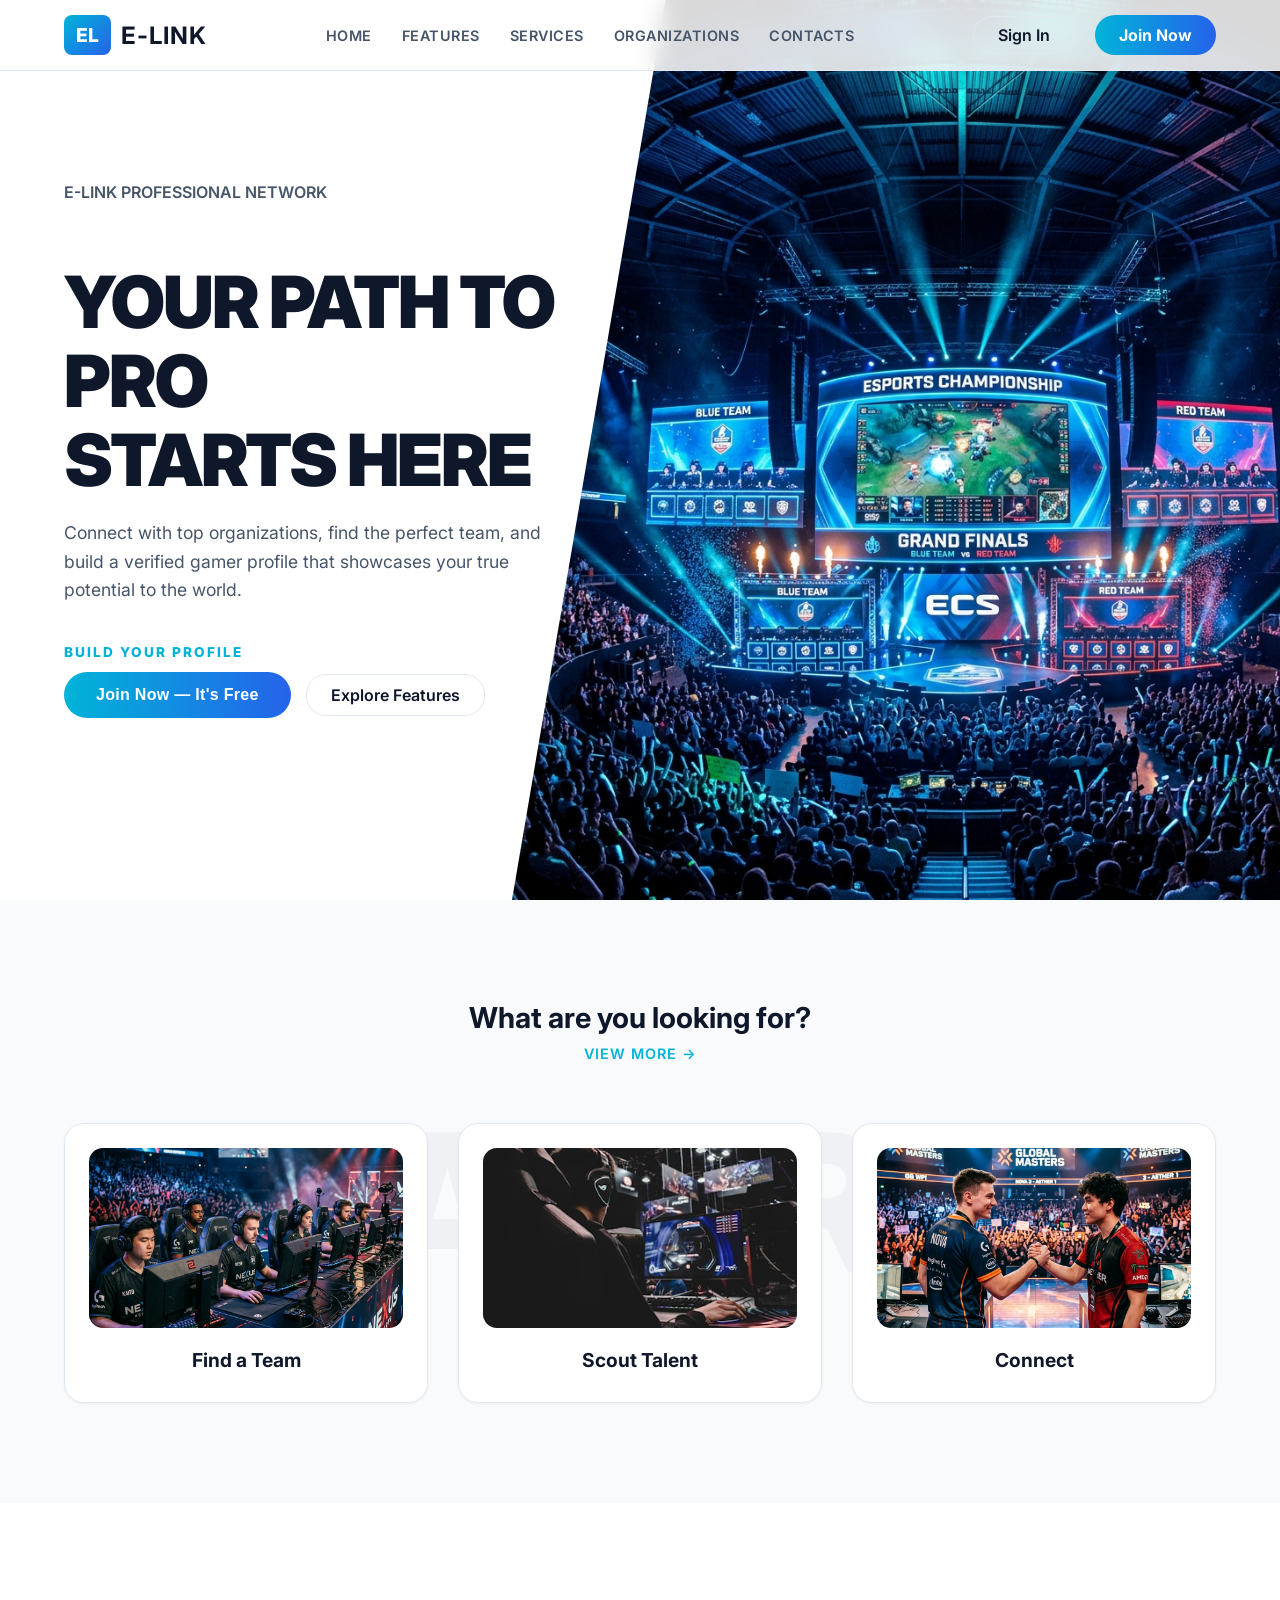
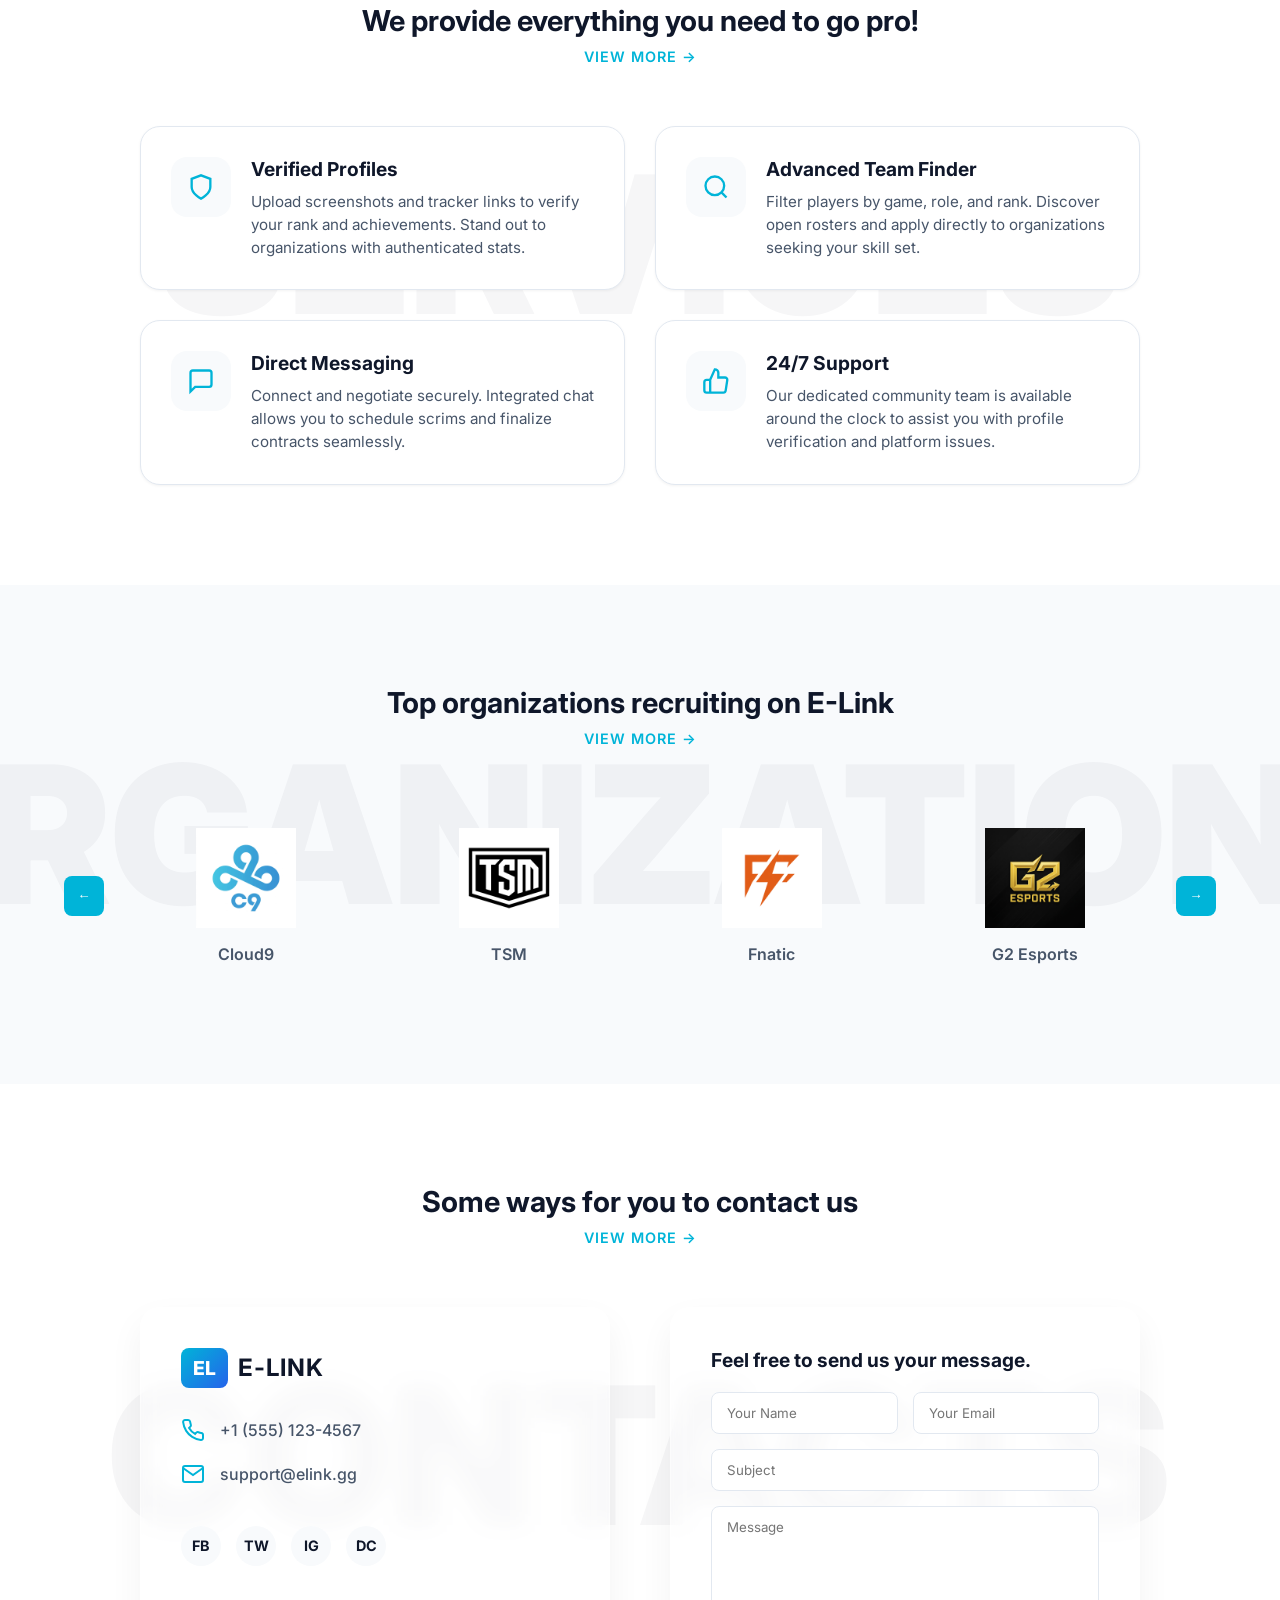
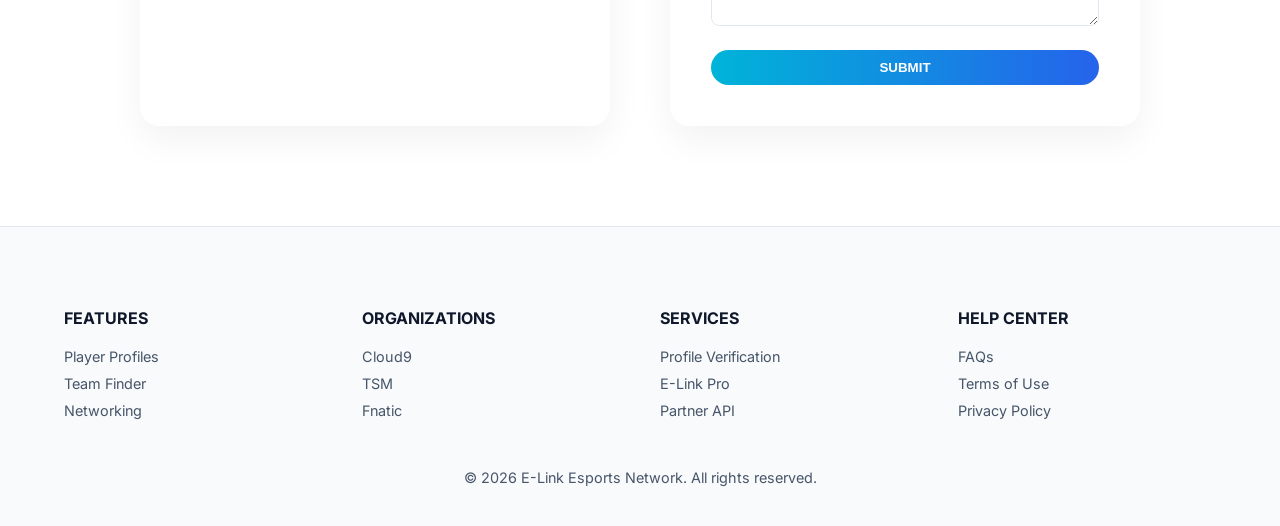
<file: index.html>
<!DOCTYPE html>
<html lang="en">

<head>
    <meta charset="UTF-8">
    <meta name="viewport" content="width=device-width, initial-scale=1.0">
    <title>E-Link | Your Path to Pro</title>
    <link rel="stylesheet" href="css/landing.css">
</head>

<body>

    <!-- Background Decoration -->
    <div class="bg-mesh"></div>

    <!-- Navigation -->
    <nav class="landing-nav">
        <a href="index.html" class="nav-brand">
            <div class="logo-box">EL</div>
            <span class="logo-text">E-LINK</span>
        </a>

        <div class="nav-links">
            <a href="index.html" class="nav-link">Home</a>
            <a href="#features" class="nav-link">Features</a>
            <a href="#services" class="nav-link">Services</a>
            <a href="#orgs" class="nav-link">Organizations</a>
            <a href="#contacts" class="nav-link">Contacts</a>
            <hr class="mobile-only-link"
                style="width: 100%; border: none; border-top: 1px solid var(--border-subtle); margin: 10px 0;">
            <a href="app.html?view=login" class="nav-link mobile-only-link">Sign In</a>
            <a href="app.html?view=register" class="nav-link mobile-only-link" style="color: var(--accent);">Join
                Now</a>
        </div>

        <div class="nav-actions">
            <a href="app.html?view=login" class="btn-login">Sign In</a>
            <a href="app.html?view=register" class="btn-primary">Join Now</a>
        </div>

        <button class="mobile-menu-btn">
            <svg width="24" height="24" viewBox="0 0 24 24" fill="none" stroke="currentColor" stroke-width="2">
                <line x1="3" y1="12" x2="21" y2="12"></line>
                <line x1="3" y1="6" x2="21" y2="6"></line>
                <line x1="3" y1="18" x2="21" y2="18"></line>
            </svg>
        </button>
    </nav>

    <!-- Hero Section -->
    <section class="hero" id="home">
        <div class="hero-content">
            <span class="hero-tag">E-LINK PROFESSIONAL NETWORK</span>
            <h1>YOUR PATH TO PRO<br>STARTS HERE</h1>
            <p class="hero-subtitle">Connect with top organizations, find the perfect team, and build a verified gamer
                profile that showcases your true potential to the world.</p>
            <div class="hero-cta">
                <span class="hero-free-label">BUILD YOUR PROFILE</span>
                <div class="hero-cta-buttons">
                    <button class="btn-primary" onclick="window.location.href='app.html?view=register'">Join Now — It's
                        Free</button>
                    <a href="#features" class="btn-secondary">Explore Features</a>
                </div>
            </div>
        </div>

        <div class="hero-bg-image">
            <img src="assets/hero_bg.png" alt="Esports Arena Background">
        </div>
    </section>

    <!-- Features Section -->
    <section class="features-section" id="features">
        <div class="section-watermark">FEATURES</div>
        <div class="section-header">
            <h2>What are you looking for?</h2>
            <a href="#">view more &rarr;</a>
        </div>

        <div class="features-grid">
            <a href="#" class="feature-card">
                <div class="feature-photo-wrap">
                    <img src="assets/feature_find_team.png" alt="Find a Team" class="feature-photo">
                </div>
                <h3>Find a Team</h3>
            </a>
            <a href="#" class="feature-card">
                <div class="feature-photo-wrap">
                    <img src="assets/feature_scout_talent.jpg" alt="Scout Talent" class="feature-photo">
                </div>
                <h3>Scout Talent</h3>
            </a>
            <a href="#" class="feature-card">
                <div class="feature-photo-wrap">
                    <img src="assets/feature_connect.png" alt="Connect" class="feature-photo">
                </div>
                <h3>Connect</h3>
            </a>
        </div>
    </section>

    <!-- Services Section -->
    <section class="services-section" id="services">
        <div class="section-watermark">SERVICES</div>
        <div class="section-header">
            <h2>We provide everything you need to go pro!</h2>
            <a href="#">view more &rarr;</a>
        </div>

        <div class="services-grid">
            <div class="service-card">
                <div class="service-icon">
                    <svg width="28" height="28" viewBox="0 0 24 24" fill="none" stroke="currentColor" stroke-width="2">
                        <path d="M12 22s8-4 8-10V5l-8-3-8 3v7c0 6 8 10 8 10z"></path>
                    </svg>
                </div>
                <div>
                    <h3>Verified Profiles</h3>
                    <p>Upload screenshots and tracker links to verify your rank and achievements. Stand out to
                        organizations with authenticated stats.</p>
                </div>
            </div>
            <div class="service-card">
                <div class="service-icon">
                    <svg width="28" height="28" viewBox="0 0 24 24" fill="none" stroke="currentColor" stroke-width="2">
                        <circle cx="11" cy="11" r="8"></circle>
                        <line x1="21" y1="21" x2="16.65" y2="16.65"></line>
                    </svg>
                </div>
                <div>
                    <h3>Advanced Team Finder</h3>
                    <p>Filter players by game, role, and rank. Discover open rosters and apply directly to organizations
                        seeking your skill set.</p>
                </div>
            </div>
            <div class="service-card">
                <div class="service-icon">
                    <svg width="28" height="28" viewBox="0 0 24 24" fill="none" stroke="currentColor" stroke-width="2">
                        <path d="M21 15a2 2 0 0 1-2 2H7l-4 4V5a2 2 0 0 1 2-2h14a2 2 0 0 1 2 2z"></path>
                    </svg>
                </div>
                <div>
                    <h3>Direct Messaging</h3>
                    <p>Connect and negotiate securely. Integrated chat allows you to schedule scrims and finalize
                        contracts seamlessly.</p>
                </div>
            </div>
            <div class="service-card">
                <div class="service-icon">
                    <svg width="28" height="28" viewBox="0 0 24 24" fill="none" stroke="currentColor" stroke-width="2">
                        <path
                            d="M14 9V5a3 3 0 0 0-3-3l-4 9v11h11.28a2 2 0 0 0 2-1.7l1.38-9a2 2 0 0 0-2-2.3zM7 22H4a2 2 0 0 1-2-2v-7a2 2 0 0 1 2-2h3">
                        </path>
                    </svg>
                </div>
                <div>
                    <h3>24/7 Support</h3>
                    <p>Our dedicated community team is available around the clock to assist you with profile
                        verification and platform issues.</p>
                </div>
            </div>
        </div>
    </section>

    <!-- Organizations Section -->
    <section class="orgs-section" id="orgs">
        <div class="section-watermark">ORGANIZATIONS</div>
        <div class="section-header">
            <h2>Top organizations recruiting on E-Link</h2>
            <a href="#">view more &rarr;</a>
        </div>

        <div class="orgs-container">
            <button class="org-arrow">&larr;</button>
            <div class="org-grid">
                <div class="org-card">
                    <img class="org-logo-img" src="assets/logo_cloud9.png" alt="Cloud9 logo">
                    <h4>Cloud9</h4>
                </div>
                <div class="org-card">
                    <img class="org-logo-img" src="assets/logo_tsm.png" alt="TSM logo">
                    <h4>TSM</h4>
                </div>
                <div class="org-card">
                    <img class="org-logo-img" src="assets/logo_fnatic.png" alt="Fnatic logo">
                    <h4>Fnatic</h4>
                </div>
                <div class="org-card">
                    <img class="org-logo-img" src="assets/logo_g2.png" alt="G2 Esports logo">
                    <h4>G2 Esports</h4>
                </div>
            </div>
            <button class="org-arrow">&rarr;</button>
        </div>
    </section>

    <!-- Contacts Section -->
    <section class="contacts-section" id="contacts">
        <div class="section-watermark">CONTACTS</div>
        <div class="section-header">
            <h2>Some ways for you to contact us</h2>
            <a href="#">view more &rarr;</a>
        </div>

        <div class="contacts-grid">
            <div class="contact-info">
                <div class="contact-brand">
                    <div class="logo-box">EL</div>
                    <span class="logo-text">E-LINK</span>
                </div>

                <div class="contact-methods">
                    <div class="contact-method">
                        <svg width="24" height="24" viewBox="0 0 24 24" fill="none" stroke="currentColor"
                            stroke-width="2">
                            <path
                                d="M22 16.92v3a2 2 0 0 1-2.18 2 19.79 19.79 0 0 1-8.63-3.07 19.5 19.5 0 0 1-6-6 19.79 19.79 0 0 1-3.07-8.67A2 2 0 0 1 4.11 2h3a2 2 0 0 1 2 1.72 12.84 12.84 0 0 0 .7 2.81 2 2 0 0 1-.45 2.11L8.09 9.91a16 16 0 0 0 6 6l1.27-1.27a2 2 0 0 1 2.11-.45 12.84 12.84 0 0 0 2.81.7A2 2 0 0 1 22 16.92z">
                            </path>
                        </svg>
                        +1 (555) 123-4567
                    </div>
                    <div class="contact-method">
                        <svg width="24" height="24" viewBox="0 0 24 24" fill="none" stroke="currentColor"
                            stroke-width="2">
                            <path d="M4 4h16c1.1 0 2 .9 2 2v12c0 1.1-.9 2-2 2H4c-1.1 0-2-.9-2-2V6c0-1.1.9-2 2-2z">
                            </path>
                            <polyline points="22,6 12,13 2,6"></polyline>
                        </svg>
                        support@elink.gg
                    </div>
                </div>

                <div class="social-links">
                    <a href="#" class="social-link">FB</a>
                    <a href="#" class="social-link">TW</a>
                    <a href="#" class="social-link">IG</a>
                    <a href="#" class="social-link">DC</a>
                </div>
            </div>

            <div class="contact-form">
                <h3 class="form-title">Feel free to send us your message.</h3>
                <div class="input-row">
                    <input type="text" class="contact-input" placeholder="Your Name">
                    <input type="email" class="contact-input" placeholder="Your Email">
                </div>
                <input type="text" class="contact-input" placeholder="Subject" style="margin-bottom: 15px;">
                <textarea class="contact-textarea" placeholder="Message"></textarea>
                <button class="btn-primary" style="width: 100%;">SUBMIT</button>
            </div>
        </div>
    </section>

    <!-- Footer -->
    <footer>
        <div class="footer-grid">
            <div class="footer-col">
                <h4>FEATURES</h4>
                <a href="#">Player Profiles</a>
                <a href="#">Team Finder</a>
                <a href="#">Networking</a>
            </div>
            <div class="footer-col">
                <h4>ORGANIZATIONS</h4>
                <a href="#">Cloud9</a>
                <a href="#">TSM</a>
                <a href="#">Fnatic</a>
            </div>
            <div class="footer-col">
                <h4>SERVICES</h4>
                <a href="#">Profile Verification</a>
                <a href="#">E-Link Pro</a>
                <a href="#">Partner API</a>
            </div>
            <div class="footer-col">
                <h4>HELP CENTER</h4>
                <a href="#">FAQs</a>
                <a href="#">Terms of Use</a>
                <a href="#">Privacy Policy</a>
            </div>
        </div>
        <div style="text-align: center; margin-top: 40px; color: var(--text-muted); font-size: 0.9rem;">
            &copy; 2026 E-Link Esports Network. All rights reserved.
        </div>
    </footer>

    <script src="js/landing.js"></script>
</body>

</html>
</file>
<file: css/landing.css>
/* Landing Page Specific Styles */
@import url('https://fonts.googleapis.com/css2?family=Inter:wght@400;500;600;700;800;900&display=swap');

:root {
    --bg-main: #ffffff;
    --bg-alt: #f8fafc;
    --bg-card: #ffffff;
    --bg-glass: rgba(255, 255, 255, 0.8);
    --accent: #00B4D8;
    --accent-glow: rgba(0, 180, 216, 0.4);
    --accent-blue: #2563EB;
    --text-main: #0f172a;
    --text-muted: #475569;
    --text-faint: rgba(15, 23, 42, 0.04);
    --border-subtle: #e2e8f0;
    --shadow-sm: 0 1px 3px rgba(0, 0, 0, 0.05);
    --shadow-md: 0 4px 6px -1px rgba(0, 0, 0, 0.05), 0 2px 4px -1px rgba(0, 0, 0, 0.03);
    --shadow-lg: 0 10px 15px -3px rgba(0, 0, 0, 0.05), 0 4px 6px -2px rgba(0, 0, 0, 0.025);
}

body,
html {
    margin: 0;
    padding: 0;
    font-family: 'Inter', sans-serif;
    background-color: var(--bg-main);
    color: var(--text-main);
    overflow-x: hidden;
    scroll-behavior: smooth;
}

/* Background Mesh/Gradient */
.bg-mesh {
    position: fixed;
    top: 0;
    left: 0;
    width: 100vw;
    height: 100vh;
    z-index: -1;
    background-color: var(--bg-main);
    background-image:
        radial-gradient(circle at 15% 50%, rgba(0, 180, 216, 0.05), transparent 40%),
        radial-gradient(circle at 85% 30%, rgba(37, 99, 235, 0.05), transparent 40%),
        linear-gradient(rgba(0, 0, 0, 0.02) 1px, transparent 1px),
        linear-gradient(90deg, rgba(0, 0, 0, 0.02) 1px, transparent 1px);
    background-size: 100% 100%, 100% 100%, 40px 40px, 40px 40px;
}

/* Navbar */
.landing-nav {
    position: fixed;
    top: 0;
    width: 100%;
    padding: 15px 5%;
    display: flex;
    justify-content: space-between;
    align-items: center;
    z-index: 1000;
    transition: all 0.3s ease;
    box-sizing: border-box;
    background: rgba(255, 255, 255, 0.85);
    backdrop-filter: blur(12px);
    -webkit-backdrop-filter: blur(12px);
    border-bottom: 1px solid var(--border-subtle);
}

.landing-nav.scrolled {
    background: rgba(255, 255, 255, 0.98);
    box-shadow: var(--shadow-sm);
    padding: 15px 5%;
}

.nav-brand {
    display: flex;
    align-items: center;
    gap: 10px;
    text-decoration: none;
    color: var(--text-main);
}

.logo-box {
    background: linear-gradient(135deg, var(--accent), var(--accent-blue));
    color: #fff;
    font-weight: 800;
    padding: 8px 12px;
    border-radius: 8px;
    font-size: 1.2rem;
}

.logo-text {
    font-weight: 700;
    font-size: 1.5rem;
    letter-spacing: 1px;
}

.nav-links {
    display: flex;
    gap: 30px;
    align-items: center;
}

.nav-link {
    color: var(--text-muted);
    text-decoration: none;
    font-weight: 600;
    font-size: 0.9rem;
    text-transform: uppercase;
    letter-spacing: 0.5px;
    transition: color 0.2s;
}

.nav-link:hover {
    color: var(--accent);
}

.mobile-only-link {
    display: none;
}

.nav-actions {
    display: flex;
    align-items: center;
}

.mobile-menu-btn {
    display: none;
    background: transparent;
    border: none;
    color: var(--text-main);
    cursor: pointer;
    padding: 8px;
    z-index: 1001;
}

.btn-login {
    color: var(--text-main);
    text-decoration: none;
    font-weight: 600;
    margin-right: 20px;
    padding: 8px 24px;
    border: 1px solid var(--border-subtle);
    border-radius: 20px;
    transition: all 0.2s;
}

.btn-login:hover {
    border-color: var(--text-main);
    background: rgba(0, 0, 0, 0.02);
}

.btn-primary {
    background: linear-gradient(90deg, var(--accent), var(--accent-blue));
    color: #fff;
    padding: 10px 24px;
    border-radius: 20px;
    font-weight: 700;
    text-decoration: none;
    transition: transform 0.2s, box-shadow 0.2s;
    border: none;
    cursor: pointer;
    display: inline-block;
    text-align: center;
}

.btn-primary:hover {
    transform: translateY(-2px);
    box-shadow: 0 4px 20px var(--accent-glow);
}

.btn-secondary {
    padding: 10px 24px;
    border-radius: 20px;
    font-weight: 600;
    text-decoration: none;
    color: var(--text-main);
    border: 1px solid var(--border-subtle);
    background: transparent;
    transition: all 0.2s;
    display: inline-block;
}

.btn-secondary:hover {
    background: rgba(0, 0, 0, 0.03);
    border-color: var(--text-muted);
}

/* Sections Common */
section {
    padding: 100px 5%;
    position: relative;
    z-index: 2;
    overflow: hidden;
}

.section-watermark {
    position: absolute;
    top: 50%;
    left: 50%;
    transform: translate(-50%, -50%);
    font-size: 15vw;
    font-weight: 900;
    color: var(--text-faint);
    z-index: -1;
    pointer-events: none;
    white-space: nowrap;
    line-height: 1;
}

.section-header {
    text-align: center;
    margin-bottom: 60px;
    position: relative;
}

.section-header h2 {
    font-size: 1.8rem;
    font-weight: 700;
    color: var(--text-main);
    margin: 0;
}

.section-header p,
.section-header a {
    color: var(--accent);
    font-weight: 600;
    font-size: 0.9rem;
    text-transform: uppercase;
    letter-spacing: 1px;
    margin-top: 10px;
    text-decoration: none;
    display: inline-flex;
    align-items: center;
    gap: 5px;
}

/* Hero Section */
.hero {
    min-height: 100vh;
    display: flex;
    align-items: center;
    padding-top: 100px;
    box-sizing: border-box;
    position: relative;
    /* Required for absolute background */
}

.hero-content {
    flex: 0 0 45%;
    max-width: 650px;
    z-index: 2;
    animation: fadeUp 1s cubic-bezier(0.16, 1, 0.3, 1) forwards;
    padding-right: 40px;
}

.hero-tag {
    font-size: 1rem;
    font-weight: 600;
    color: var(--text-muted);
    margin-bottom: 10px;
    display: block;
}

.hero h1 {
    font-size: 4.5rem;
    font-weight: 900;
    line-height: 1.1;
    margin-bottom: 20px;
    color: var(--text-main);
    letter-spacing: -2px;
}

.hero-subtitle {
    font-size: 1.1rem;
    color: var(--text-muted);
    margin-bottom: 40px;
    line-height: 1.6;
    max-width: 500px;
}

.hero-free-label {
    display: inline-block;
    font-size: 0.85rem;
    font-weight: 800;
    letter-spacing: 2px;
    text-transform: uppercase;
    color: var(--accent);
    margin-bottom: 12px;
}

.hero-cta {
    display: flex;
    flex-direction: column;
    align-items: flex-start;
    gap: 0;
}

.hero-cta-buttons {
    display: flex;
    gap: 15px;
    align-items: center;
}

.hero-cta-buttons .btn-primary {
    font-size: 1rem;
    padding: 14px 32px;
    border-radius: 50px;
    font-weight: 700;
    letter-spacing: 0.3px;
}

/* Big Split-Screen Background */
.hero-bg-image {
    position: absolute;
    top: 0;
    right: 0;
    width: 60%;
    height: 100%;
    z-index: 1;
    overflow: hidden;
    clip-path: polygon(20% 0, 100% 0, 100% 100%, 0% 100%);
    box-shadow: inset 10px 0 20px rgba(0, 0, 0, 0.1);
}

.hero-bg-image img {
    width: 100%;
    height: 100%;
    object-fit: cover;
    object-position: center left;
}

/* Features (Products) Section */
.features-section {
    background-color: var(--bg-alt);
}

.features-grid {
    display: grid;
    grid-template-columns: repeat(3, 1fr);
    gap: 30px;
    max-width: 1200px;
    margin: 0 auto;
}

.feature-card {
    background: var(--bg-card);
    border: 1px solid var(--border-subtle);
    border-radius: 20px;
    padding: 24px 24px 30px;
    text-align: center;
    transition: all 0.3s ease;
    box-shadow: var(--shadow-sm);
    text-decoration: none;
    color: var(--text-main);
    display: flex;
    flex-direction: column;
    align-items: center;
    opacity: 0;
    transform: translateY(30px);
    overflow: hidden;
}

.feature-card.visible {
    animation: fadeUp 0.8s cubic-bezier(0.16, 1, 0.3, 1) forwards;
}

.feature-card:hover {
    transform: translateY(-5px);
    box-shadow: var(--shadow-md);
    border-color: var(--accent);
}

.feature-photo-wrap {
    width: 100%;
    height: 180px;
    border-radius: 14px;
    overflow: hidden;
    margin-bottom: 20px;
    background: #e2e8f0;
}

.feature-photo {
    width: 100%;
    height: 100%;
    object-fit: cover;
    object-position: center;
    transition: transform 0.4s ease;
    display: block;
}

.feature-card:hover .feature-photo {
    transform: scale(1.06);
}

.feature-card h3 {
    font-size: 1.2rem;
    margin: 0;
    font-weight: 700;
}

/* Services Section */
.services-section {
    background-color: var(--bg-main);
}

.services-grid {
    display: grid;
    grid-template-columns: repeat(2, 1fr);
    gap: 30px;
    max-width: 1000px;
    margin: 0 auto;
}

.service-card {
    background: var(--bg-card);
    border: 1px solid var(--border-subtle);
    border-radius: 20px;
    padding: 30px;
    display: flex;
    align-items: flex-start;
    gap: 20px;
    box-shadow: var(--shadow-sm);
    transition: all 0.3s ease;
    opacity: 0;
    transform: translateY(30px);
}

.service-card.visible {
    animation: fadeUp 0.8s cubic-bezier(0.16, 1, 0.3, 1) forwards;
}

.service-card:hover {
    box-shadow: var(--shadow-md);
}

.service-icon {
    width: 60px;
    height: 60px;
    background: var(--bg-alt);
    border-radius: 16px;
    display: flex;
    align-items: center;
    justify-content: center;
    color: var(--accent);
    flex-shrink: 0;
}

.service-card h3 {
    margin: 0 0 10px 0;
    font-size: 1.2rem;
}

.service-card p {
    margin: 0;
    color: var(--text-muted);
    font-size: 0.95rem;
    line-height: 1.5;
}

/* Organizations (Members) Section */
.orgs-section {
    background-color: var(--bg-alt);
}

.orgs-container {
    display: flex;
    align-items: center;
    justify-content: center;
    gap: 20px;
    max-width: 1200px;
    margin: 0 auto;
}

.org-arrow {
    width: 40px;
    height: 40px;
    border-radius: 8px;
    background: var(--accent);
    color: #fff;
    display: flex;
    align-items: center;
    justify-content: center;
    cursor: pointer;
    border: none;
    transition: opacity 0.2s;
}

.org-arrow:hover {
    opacity: 0.8;
}

.org-grid {
    display: grid;
    grid-template-columns: repeat(4, 1fr);
    gap: 20px;
    flex: 1;
}

.org-card {
    background: transparent;
    border: none;
    border-radius: 0;
    padding: 20px 15px;
    text-align: center;
    box-shadow: none;
    transition: transform 0.3s ease;
    opacity: 0;
    transform: translateY(30px);
    display: flex;
    flex-direction: column;
    align-items: center;
    gap: 16px;
}

.org-card.visible {
    animation: fadeUp 0.8s cubic-bezier(0.16, 1, 0.3, 1) forwards;
}

.org-card:hover {
    transform: translateY(-6px);
}

/* Real logo images — no box wrapper */
.org-logo-img {
    width: 100px;
    height: 100px;
    object-fit: contain;
    object-position: center;
    display: block;
    margin: 0 auto;
    filter: grayscale(20%);
    transition: filter 0.3s ease, transform 0.3s ease;
}

.org-card:hover .org-logo-img {
    filter: grayscale(0%) drop-shadow(0 4px 12px rgba(0, 180, 216, 0.3));
    transform: scale(1.08);
}

.org-card h4 {
    margin: 0;
    font-size: 1rem;
    font-weight: 600;
    color: var(--text-muted);
}

/* Contacts Section */
.contacts-section {
    background-color: var(--bg-main);
}

.contacts-grid {
    display: grid;
    grid-template-columns: 1fr 1fr;
    gap: 60px;
    max-width: 1000px;
    margin: 0 auto;
}

.contact-info {
    padding: 40px;
    background: rgba(255, 255, 255, 0.4);
    backdrop-filter: blur(10px);
    -webkit-backdrop-filter: blur(10px);
    border-radius: 20px;
    border: 1px solid rgba(255, 255, 255, 0.5);
    box-shadow: 0 15px 35px rgba(0,0,0,0.05);
}

.contact-brand {
    display: flex;
    align-items: center;
    gap: 10px;
    margin-bottom: 30px;
}

.contact-methods {
    display: flex;
    flex-direction: column;
    gap: 20px;
    margin-bottom: 40px;
}

.contact-method {
    display: flex;
    align-items: center;
    gap: 15px;
    color: var(--text-muted);
    font-weight: 500;
}

.contact-method svg {
    color: var(--accent);
}

.social-links {
    display: flex;
    gap: 15px;
}

.social-link {
    width: 40px;
    height: 40px;
    border-radius: 50%;
    background: var(--bg-alt);
    display: flex;
    align-items: center;
    justify-content: center;
    color: var(--text-main);
    transition: all 0.2s;
    text-decoration: none;
    font-weight: bold;
    font-size: 0.9rem;
}

.social-link:hover {
    background: var(--accent);
    color: #fff;
}

.contact-form {
    padding: 40px;
    background: rgba(255, 255, 255, 0.4);
    backdrop-filter: blur(10px);
    -webkit-backdrop-filter: blur(10px);
    border-radius: 20px;
    border: 1px solid rgba(255, 255, 255, 0.5);
    box-shadow: 0 15px 35px rgba(0,0,0,0.05);
}

.form-title {
    margin: 0 0 20px 0;
    font-size: 1.2rem;
}

.input-row {
    display: grid;
    grid-template-columns: 1fr 1fr;
    gap: 15px;
    margin-bottom: 15px;
}

.contact-input,
.contact-textarea {
    width: 100%;
    padding: 12px 15px;
    border: 1px solid var(--border-subtle);
    border-radius: 8px;
    background: var(--bg-card);
    color: var(--text-main);
    font-family: inherit;
    box-sizing: border-box;
}

.contact-textarea {
    resize: vertical;
    min-height: 120px;
    margin-bottom: 20px;
}

/* Footer */
footer {
    border-top: 1px solid var(--border-subtle);
    padding: 60px 5% 40px 5%;
    background: var(--bg-alt);
}

.footer-grid {
    display: grid;
    grid-template-columns: repeat(4, 1fr);
    gap: 40px;
    max-width: 1200px;
    margin: 0 auto;
}

.footer-col h4 {
    font-size: 1rem;
    margin-bottom: 20px;
    color: var(--text-main);
}

.footer-col a {
    display: block;
    color: var(--text-muted);
    text-decoration: none;
    margin-bottom: 10px;
    font-size: 0.9rem;
    transition: color 0.2s;
}

.footer-col a:hover {
    color: var(--accent);
}

/* Animations */
@keyframes fadeUp {
    from {
        opacity: 0;
        transform: translateY(30px);
    }

    to {
        opacity: 1;
        transform: translateY(0);
    }
}

@keyframes float {
    0% {
        transform: translateY(0px);
    }

    50% {
        transform: translateY(-20px);
    }

    100% {
        transform: translateY(0px);
    }
}

/* Responsive */
@media (max-width: 1024px) {
    .hero h1 {
        font-size: 3.5rem;
    }

    .hero-content {
        flex: 0 0 55%;
    }
}

@media (max-width: 992px) {
    .hero {
        flex-direction: column;
        padding-top: 150px;
        text-align: center;
        justify-content: flex-start;
        min-height: auto;
        padding-bottom: 350px;
    }

    .hero-content {
        margin-bottom: 60px;
        flex: none;
        max-width: 100%;
        padding-right: 0;
        z-index: 3;
    }

    .hero-bg-image {
        width: 100%;
        height: 400px;
        top: auto;
        bottom: 0;
        clip-path: polygon(0 15%, 100% 0, 100% 100%, 0% 100%);
    }

    .hero h1 {
        font-size: 3rem;
        letter-spacing: -1px;
    }

    .hero-cta {
        align-items: center;
    }

    .hero-cta-buttons {
        flex-direction: row;
        justify-content: center;
        gap: 12px;
    }

    .features-grid {
        grid-template-columns: repeat(2, 1fr);
    }

    .services-grid {
        grid-template-columns: 1fr;
        max-width: 600px;
    }

    .org-grid {
        grid-template-columns: repeat(2, 1fr);
    }

    .footer-grid {
        grid-template-columns: repeat(2, 1fr);
    }
}

@media (max-width: 768px) {
    .section-watermark {
        font-size: 20vw;
    }

    .landing-nav {
        padding: 15px 20px;
    }

    .hero {
        padding-top: 120px;
        padding-bottom: 300px;
    }

    .hero h1 {
        font-size: 2.5rem;
    }

    .hero-subtitle {
        font-size: 1rem;
    }

    .hero-cta-buttons {
        flex-direction: column;
        width: 100%;
        max-width: 300px;
    }

    .features-grid {
        grid-template-columns: 1fr;
        max-width: 400px;
    }

    .contacts-grid {
        grid-template-columns: 1fr;
        gap: 40px;
    }

    .footer-grid {
        grid-template-columns: 1fr;
        text-align: center;
    }

    .footer-col h4::after {
        content: '';
        display: block;
        width: 40px;
        height: 2px;
        background: var(--accent);
        margin: 10px auto 0;
    }
}

@media (max-width: 480px) {
    .hero h1 {
        font-size: 2rem;
    }

    .section-header h2 {
        font-size: 1.5rem;
    }

    .logo-text {
        font-size: 1.2rem;
    }
}

@media (max-width: 768px) {
    .nav-links {
        display: none;
        position: absolute;
        top: 100%;
        left: 0;
        width: 100%;
        background: rgba(255, 255, 255, 0.98);
        flex-direction: column;
        padding: 20px;
        box-shadow: var(--shadow-md);
        border-bottom: 1px solid var(--border-subtle);
        box-sizing: border-box;
    }

    .nav-links.active {
        display: flex;
    }

    .nav-actions {
        display: none;
        /* Hide buttons inside nav for mobile to save space, or optionally move them into the menu */
    }

    .mobile-menu-btn {
        display: block;
    }

    .mobile-only-link {
        display: block;
        padding: 10px 0;
    }

    .org-grid {
        grid-template-columns: 1fr;
    }

    .footer-grid {
        grid-template-columns: 1fr;
    }



    .input-row {
        grid-template-columns: 1fr;
    }
}
</file>
